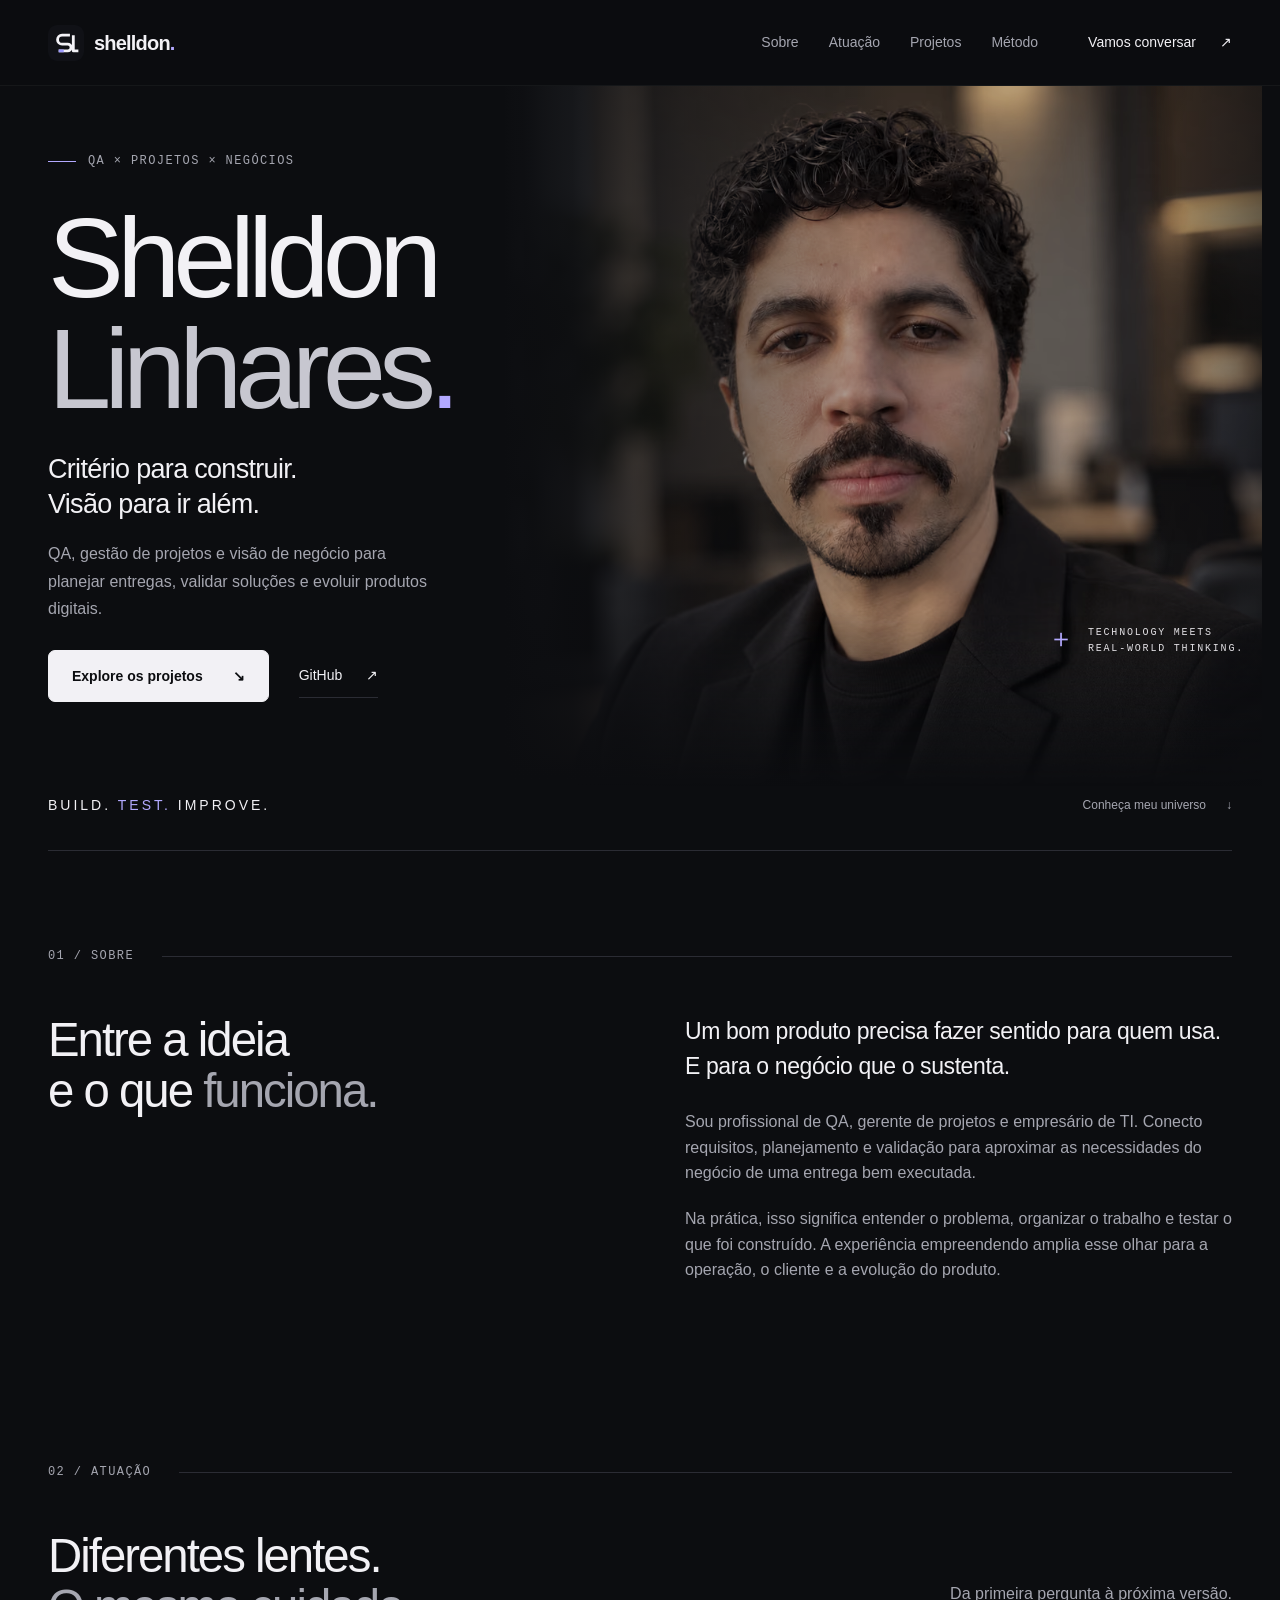
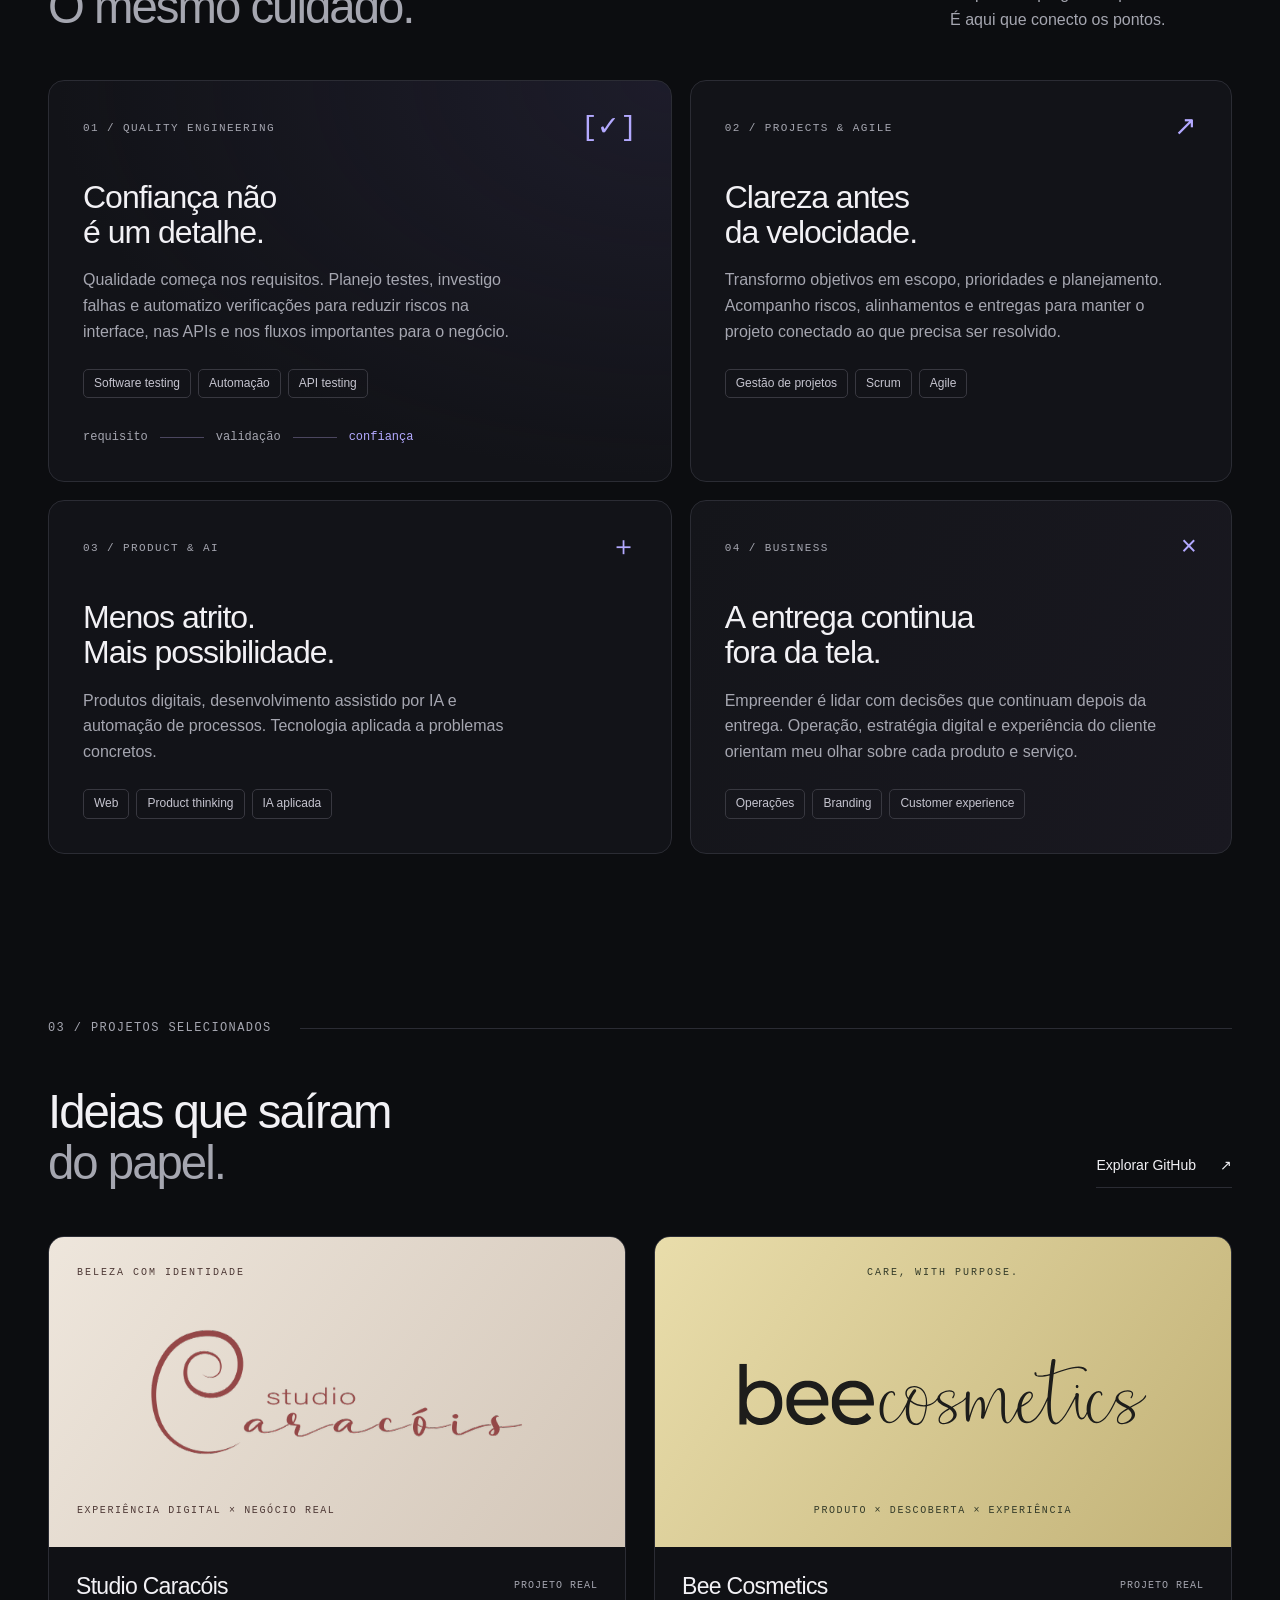
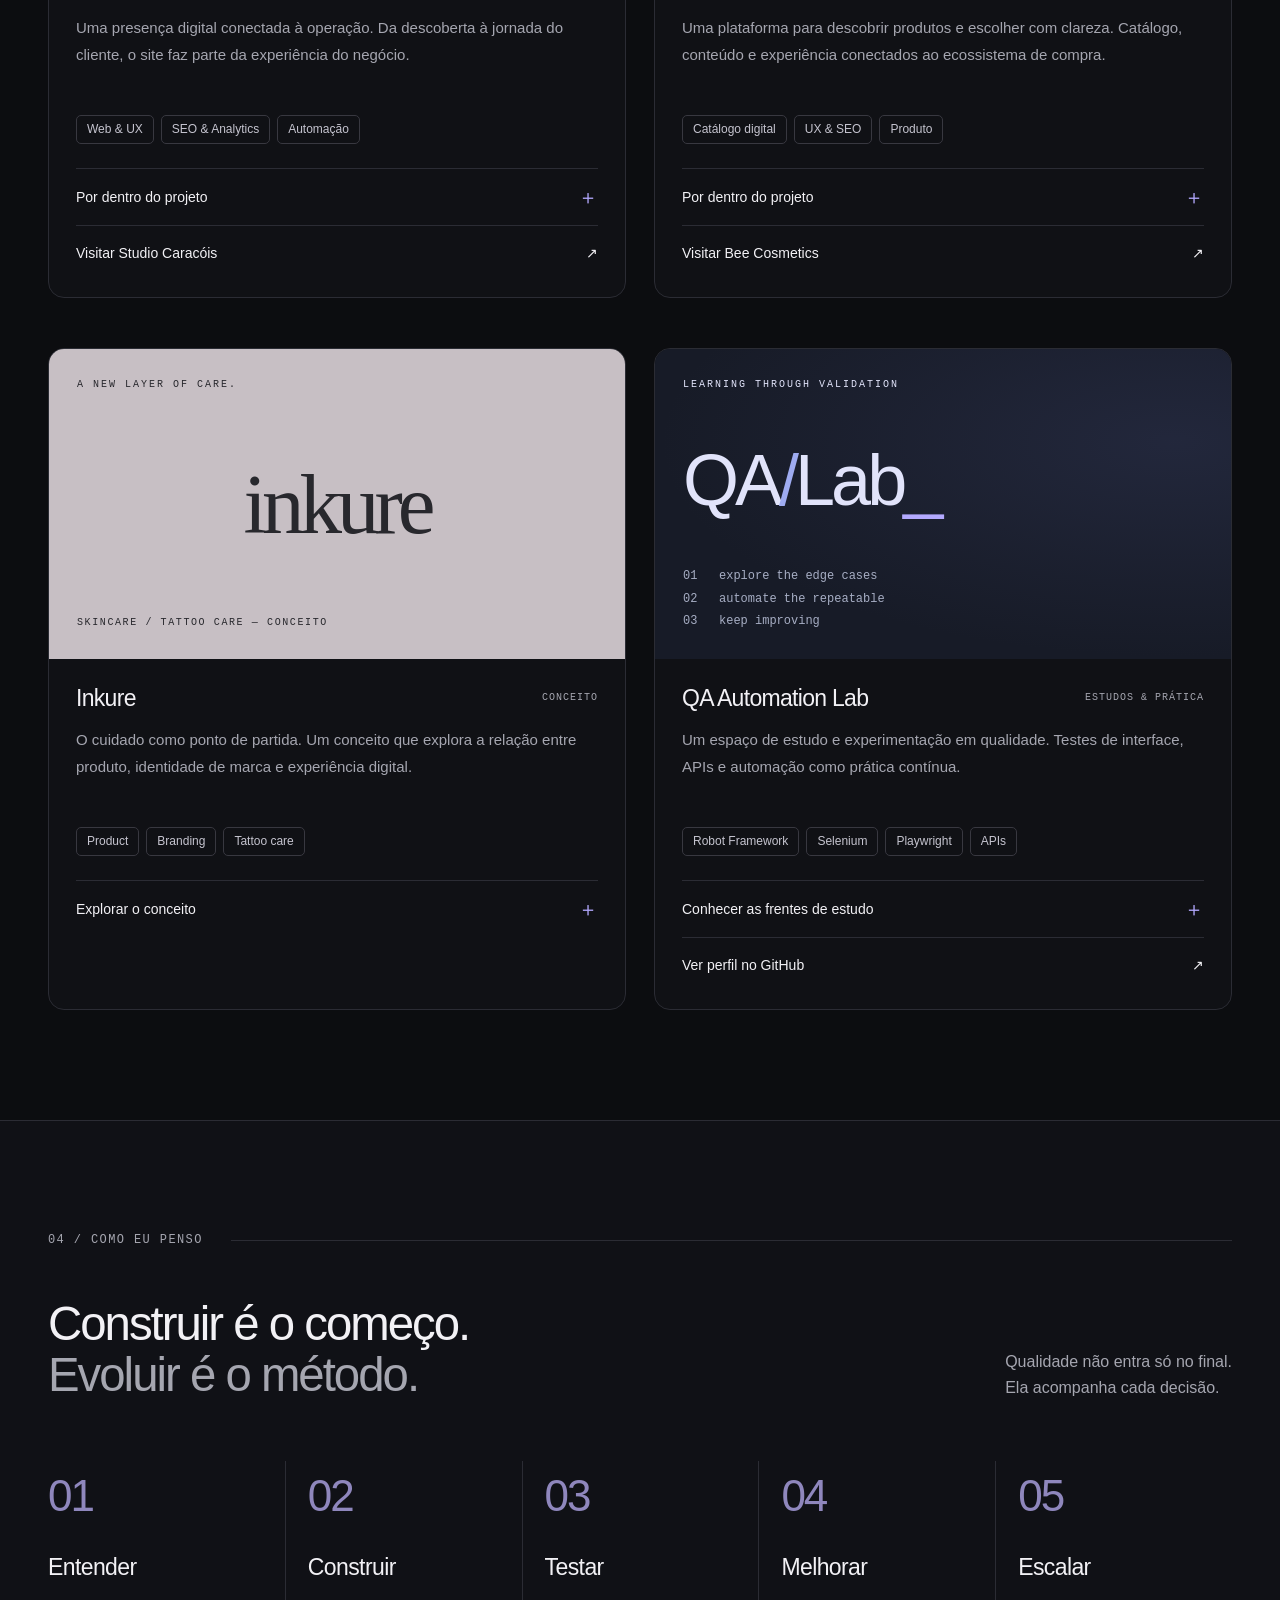
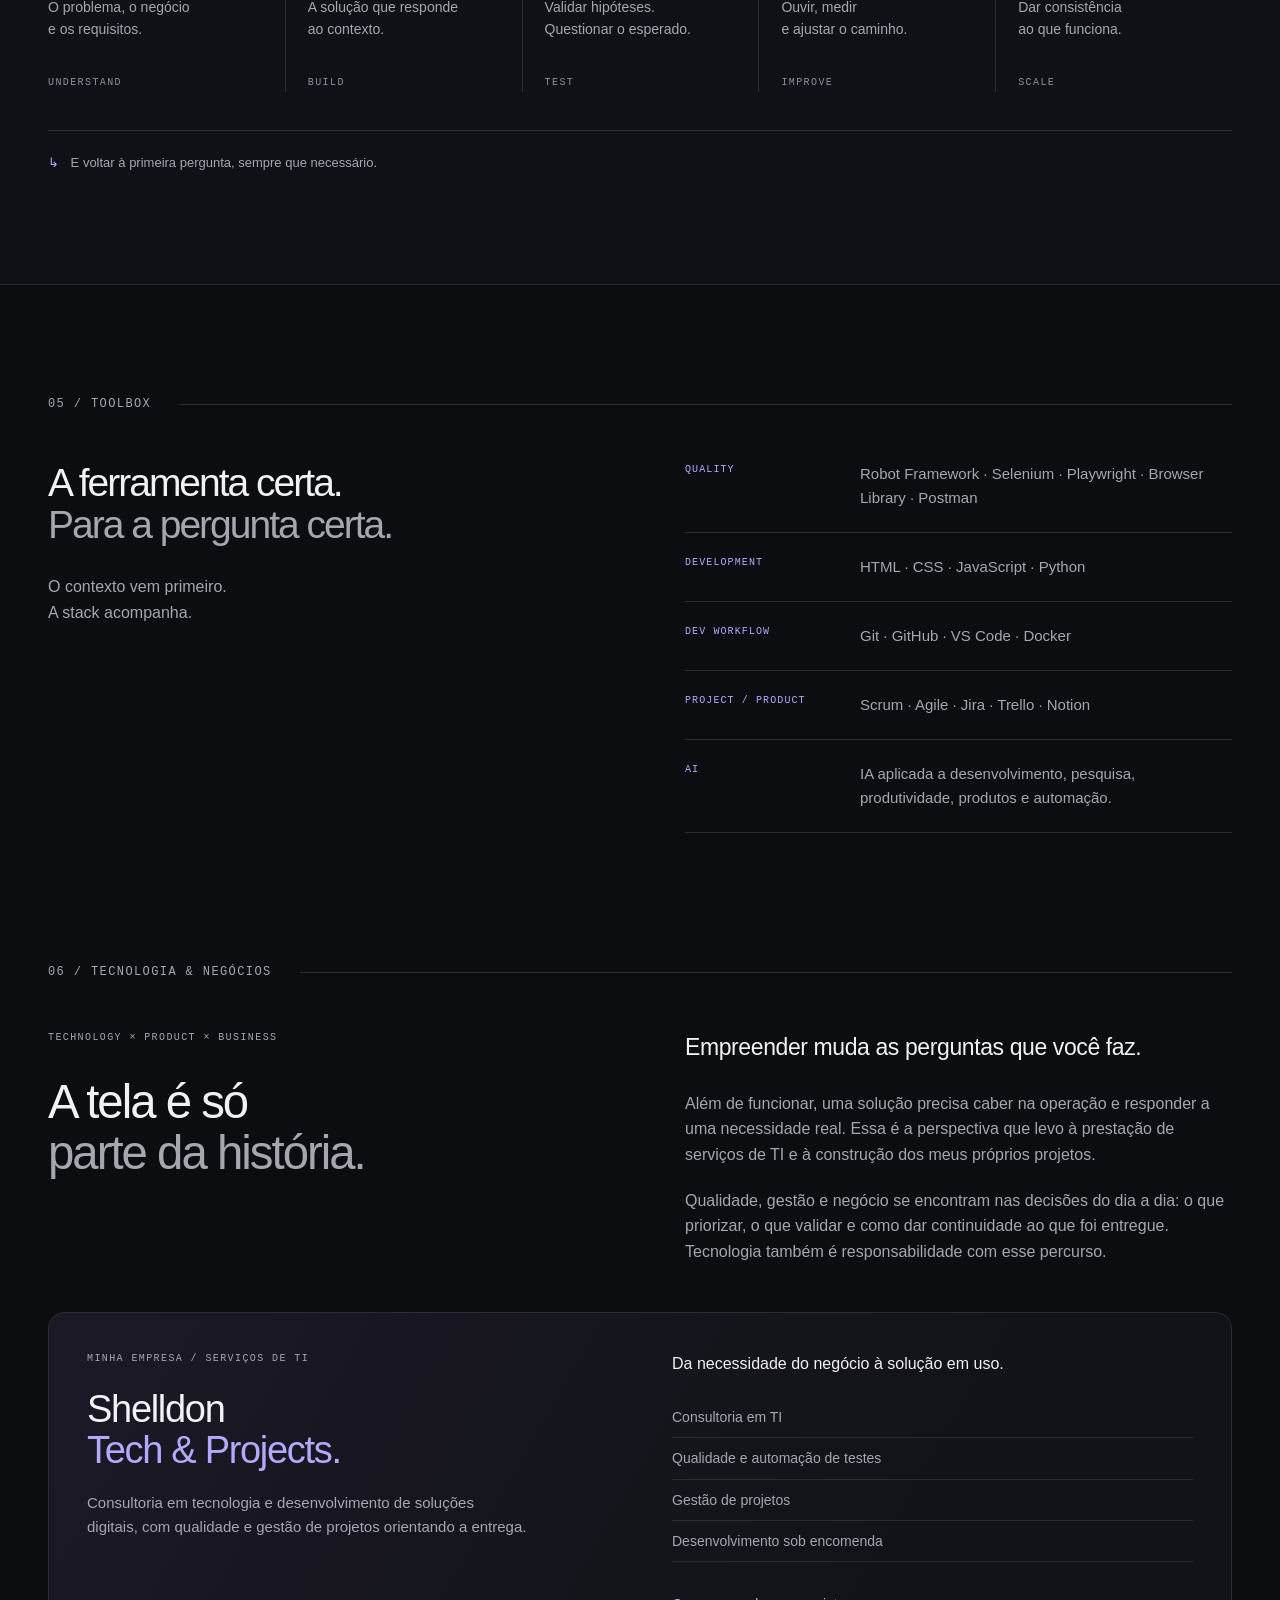
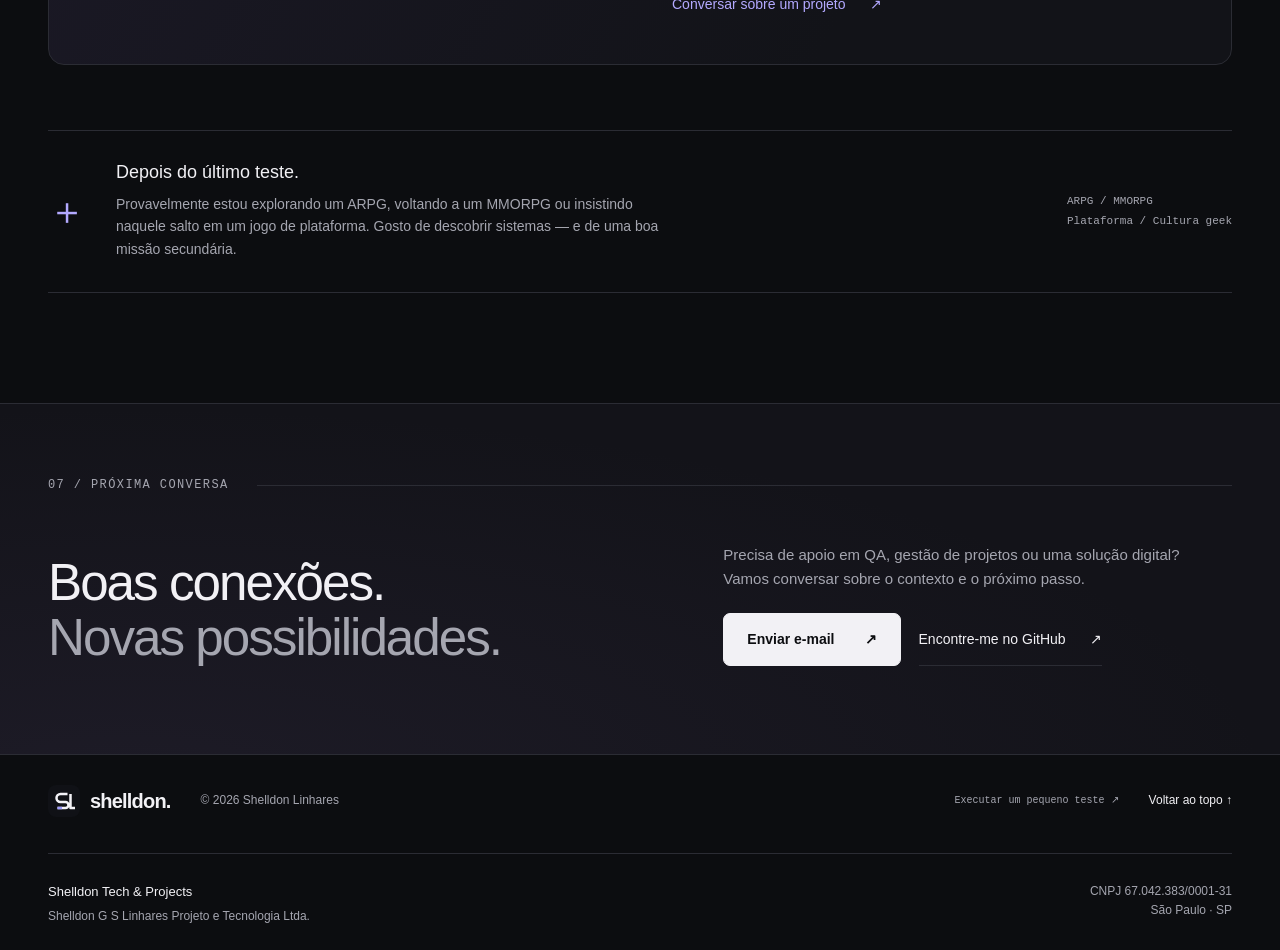
<file: index.html>
<!doctype html>
<html lang="pt-BR">
  <head>
    <meta charset="utf-8" />
    <meta name="viewport" content="width=device-width, initial-scale=1" />
    <meta name="theme-color" content="#0c0d10" />
    <title>Shelldon Linhares — QA, Gestão de Projetos e TI</title>
    <meta
      name="description"
      content="Shelldon Linhares: profissional de QA, gerente de projetos e empresário de TI. Qualidade, automação e soluções digitais com visão de produto e negócio."
    />
    <link rel="canonical" href="https://www.shelldon.com.br/" />
    <meta property="og:type" content="website" />
    <meta property="og:locale" content="pt_BR" />
    <meta property="og:site_name" content="Shelldon Linhares" />
    <meta
      property="og:title"
      content="Shelldon Linhares — Build. Test. Improve."
    />
    <meta
      property="og:description"
      content="QA, gestão de projetos e serviços de TI. Conheça minha atuação, meus projetos e a Shelldon Tech & Projects."
    />
    <meta property="og:url" content="https://www.shelldon.com.br/" />
    <meta
      property="og:image"
      content="https://www.shelldon.com.br/assets/images/og.jpg"
    />
    <meta property="og:image:width" content="1200" />
    <meta property="og:image:height" content="630" />
    <meta
      property="og:image:alt"
      content="Shelldon Linhares. Build. Test. Improve. Qualidade, tecnologia e produto."
    />
    <meta name="twitter:card" content="summary_large_image" />
    <meta
      name="twitter:title"
      content="Shelldon Linhares — Build. Test. Improve."
    />
    <meta
      name="twitter:description"
      content="QA, gestão de projetos e serviços de TI. Conheça minha atuação, meus projetos e a Shelldon Tech & Projects."
    />
    <meta
      name="twitter:image"
      content="https://www.shelldon.com.br/assets/images/og.jpg"
    />
    <meta
      name="twitter:image:alt"
      content="Shelldon Linhares. Build. Test. Improve."
    />
    <link rel="icon" type="image/svg+xml" href="/assets/icons/monogram.svg" />
    <link
      rel="icon"
      type="image/png"
      sizes="32x32"
      href="/assets/icons/favicon-32.png"
    />
    <link rel="apple-touch-icon" href="/assets/icons/apple-touch-icon.png" />
    <link rel="manifest" href="/site.webmanifest" />
    <script>
      document.documentElement.classList.add("js");
    </script>
    <link rel="stylesheet" href="/assets/css/styles.css?v=brand-logos-1" />
    <script src="/assets/js/config.js" defer></script>
    <script src="/assets/js/main.js" defer></script>
    <script type="application/ld+json">
      {
        "@context": "https://schema.org",
        "@graph": [
          {
            "@type": "Person",
            "@id": "https://www.shelldon.com.br/#person",
            "name": "Shelldon Linhares",
            "url": "https://www.shelldon.com.br/",
            "image": "https://www.shelldon.com.br/assets/images/portrait-960.jpg",
            "description": "Profissional de QA, gerente de projetos e empresário de TI.",
            "sameAs": ["https://github.com/shelldon-x"],
            "knowsAbout": [
              "Quality Engineering",
              "Test Automation",
              "Project Management",
              "Digital Products",
              "Entrepreneurship"
            ],
            "jobTitle": [
              "Profissional de QA",
              "Gerente de Projetos",
              "Empresário de TI"
            ],
            "worksFor": {
              "@id": "https://www.shelldon.com.br/#organization"
            }
          },
          {
            "@type": "WebSite",
            "@id": "https://www.shelldon.com.br/#website",
            "url": "https://www.shelldon.com.br/",
            "name": "Shelldon Linhares",
            "inLanguage": "pt-BR",
            "author": {
              "@id": "https://www.shelldon.com.br/#person"
            }
          },
          {
            "@type": "Organization",
            "@id": "https://www.shelldon.com.br/#organization",
            "name": "Shelldon Tech & Projects",
            "legalName": "SHELLDON G S LINHARES PROJETO E TECNOLOGIA LTDA",
            "url": "https://www.shelldon.com.br/#empresa",
            "taxID": "67.042.383/0001-31",
            "email": "contato@shelldon.com.br",
            "description": "Serviços de consultoria em tecnologia da informação e desenvolvimento de soluções digitais.",
            "address": {
              "@type": "PostalAddress",
              "addressLocality": "São Paulo",
              "addressRegion": "SP",
              "addressCountry": "BR"
            }
          }
        ]
      }
    </script>
  </head>
  <body>
    <a class="skip-link" href="#main">Pular para o conteúdo</a>
    <header class="header">
      <div class="container header-inner">
        <a class="brand" href="#inicio" aria-label="Shelldon Linhares — início"
          ><img
            src="/assets/icons/monogram.svg"
            alt=""
            width="36"
            height="36"
          /><span>shelldon<span class="brand-dot">.</span></span></a
        >
        <button
          class="menu-toggle"
          aria-controls="navigation"
          aria-expanded="false"
          hidden
        >
          Menu <span aria-hidden="true">＋</span>
        </button>
        <nav id="navigation" aria-label="Navegação principal">
          <a href="#sobre">Sobre</a><a href="#atuacao">Atuação</a
          ><a href="#projetos">Projetos</a><a href="#metodo">Método</a
          ><a class="nav-contact" href="#contato"
            >Vamos conversar <span aria-hidden="true">↗</span></a
          >
        </nav>
      </div>
    </header>
    <main id="main" tabindex="-1">
      <section class="hero container" id="inicio" aria-labelledby="hero-title">
        <div class="hero-content">
          <p class="eyebrow">
            <span class="small-line"></span> QA × PROJETOS × NEGÓCIOS
          </p>
          <h1 id="hero-title">
            Shelldon<br /><span>Linhares<span class="accent">.</span></span>
          </h1>
          <p class="hero-lead">
            Critério para construir.<br />Visão para ir além.
          </p>
          <p class="hero-description">
            QA, gestão de projetos e visão de negócio para planejar entregas,
            validar soluções e evoluir produtos digitais.
          </p>
          <div class="hero-actions">
            <a class="button primary" href="#projetos"
              >Explore os projetos <span aria-hidden="true">↘</span></a
            ><a
              class="text-link"
              href="https://github.com/shelldon-x"
              target="_blank"
              rel="noopener noreferrer"
              >GitHub <span aria-hidden="true">↗</span></a
            >
          </div>
        </div>
        <div class="hero-portrait">
          <picture
            ><source
              type="image/avif"
              srcset="
                /assets/images/portrait-480.avif 480w,
                /assets/images/portrait-960.avif 960w
              "
              sizes="(max-width: 700px) 100vw, 55vw" />
            <source
              type="image/webp"
              srcset="
                /assets/images/portrait-480.webp 480w,
                /assets/images/portrait-960.webp 960w
              "
              sizes="(max-width: 700px) 100vw, 55vw" />
            <img
              src="/assets/images/portrait-960.jpg"
              alt="Retrato de Shelldon Linhares, com cabelo cacheado e blazer preto."
              width="1254"
              height="1254"
              fetchpriority="high"
          /></picture>
          <div class="portrait-caption">
            <span class="caption-cross" aria-hidden="true">＋</span
            ><span>TECHNOLOGY MEETS<br />REAL-WORLD THINKING.</span>
          </div>
        </div>
        <div class="hero-bottom">
          <p>BUILD. <span>TEST.</span> IMPROVE.</p>
          <a href="#sobre"
            >Conheça meu universo <span aria-hidden="true">↓</span></a
          >
        </div>
      </section>
      <section
        class="section container about"
        id="sobre"
        aria-labelledby="about-title"
      >
        <div class="section-label">
          <span>01 / SOBRE</span><span class="section-rule"></span>
        </div>
        <div class="about-grid">
          <h2 id="about-title">
            Entre a ideia<br />e o que <em>funciona.</em>
          </h2>
          <div>
            <p class="large-copy">
              Um bom produto precisa fazer sentido para quem usa. E para o
              negócio que o sustenta.
            </p>
            <p>
              Sou profissional de QA, gerente de projetos e empresário de TI.
              Conecto requisitos, planejamento e validação para aproximar as
              necessidades do negócio de uma entrega bem executada.
            </p>
            <p>
              Na prática, isso significa entender o problema, organizar o
              trabalho e testar o que foi construído. A experiência empreendendo
              amplia esse olhar para a operação, o cliente e a evolução do
              produto.
            </p>
          </div>
        </div>
      </section>
      <section
        class="section container"
        id="atuacao"
        aria-labelledby="expertise-title"
      >
        <div class="section-label">
          <span>02 / ATUAÇÃO</span><span class="section-rule"></span>
        </div>
        <div class="section-heading">
          <h2 id="expertise-title">
            Diferentes lentes.<br /><em>O mesmo cuidado.</em>
          </h2>
          <p>
            Da primeira pergunta à próxima versão.<br />É aqui que conecto os
            pontos.
          </p>
        </div>
        <div class="expertise-grid">
          <article class="expertise quality">
            <div class="card-top">
              <span class="mono">01 / QUALITY ENGINEERING</span
              ><span class="card-symbol" aria-hidden="true">[✓]</span>
            </div>
            <h3>Confiança não<br />é um detalhe.</h3>
            <p>
              Qualidade começa nos requisitos. Planejo testes, investigo falhas
              e automatizo verificações para reduzir riscos na interface, nas
              APIs e nos fluxos importantes para o negócio.
            </p>
            <div class="tags">
              <span>Software testing</span><span>Automação</span
              ><span>API testing</span>
            </div>
            <div class="quality-trace" aria-hidden="true">
              <span>requisito</span><i></i><span>validação</span><i></i
              ><span class="accent">confiança</span>
            </div>
          </article>
          <article class="expertise">
            <div class="card-top">
              <span class="mono">02 / PROJECTS & AGILE</span
              ><span class="card-symbol" aria-hidden="true">↗</span>
            </div>
            <h3>Clareza antes<br />da velocidade.</h3>
            <p>
              Transformo objetivos em escopo, prioridades e planejamento.
              Acompanho riscos, alinhamentos e entregas para manter o projeto
              conectado ao que precisa ser resolvido.
            </p>
            <div class="tags">
              <span>Gestão de projetos</span><span>Scrum</span
              ><span>Agile</span>
            </div>
          </article>
          <article class="expertise">
            <div class="card-top">
              <span class="mono">03 / PRODUCT & AI</span
              ><span class="card-symbol" aria-hidden="true">＋</span>
            </div>
            <h3>Menos atrito.<br />Mais possibilidade.</h3>
            <p>
              Produtos digitais, desenvolvimento assistido por IA e automação de
              processos. Tecnologia aplicada a problemas concretos.
            </p>
            <div class="tags">
              <span>Web</span><span>Product thinking</span
              ><span>IA aplicada</span>
            </div>
          </article>
          <article class="expertise business-card">
            <div class="card-top">
              <span class="mono">04 / BUSINESS</span
              ><span class="card-symbol" aria-hidden="true">×</span>
            </div>
            <h3>A entrega continua<br />fora da tela.</h3>
            <p>
              Empreender é lidar com decisões que continuam depois da entrega.
              Operação, estratégia digital e experiência do cliente orientam meu
              olhar sobre cada produto e serviço.
            </p>
            <div class="tags">
              <span>Operações</span><span>Branding</span
              ><span>Customer experience</span>
            </div>
          </article>
        </div>
      </section>
      <section
        class="section container projects"
        id="projetos"
        aria-labelledby="projects-title"
      >
        <div class="section-label">
          <span>03 / PROJETOS SELECIONADOS</span
          ><span class="section-rule"></span>
        </div>
        <div class="section-heading">
          <h2 id="projects-title">Ideias que saíram<br /><em>do papel.</em></h2>
          <a
            class="text-link"
            href="https://github.com/shelldon-x"
            target="_blank"
            rel="noopener noreferrer"
            >Explorar GitHub <span aria-hidden="true">↗</span></a
          >
        </div>
        <div class="project-grid">
          <!-- PROJECT: copie um article inteiro para adicionar outro projeto. Conteúdo estático mantém SEO e funciona sem JavaScript. -->
          <article class="project" id="studio-caracois">
            <div class="project-art caracois-art">
              <div class="project-cover">
                <span class="mono">BELEZA COM IDENTIDADE</span
                ><img class="project-logo caracois-logo" src="/assets/images/caracois.svg" alt="Studio Caracóis" width="180" height="60" loading="lazy" decoding="async" /><span class="cover-bottom"
                  >EXPERIÊNCIA DIGITAL × NEGÓCIO REAL</span
                >
              </div>
            </div>
            <div class="project-body">
              <div class="project-title">
                <h3>Studio Caracóis</h3>
                <span class="project-state">PROJETO REAL</span>
              </div>
              <p>
                Uma presença digital conectada à operação. Da descoberta à
                jornada do cliente, o site faz parte da experiência do negócio.
              </p>
              <div class="tags">
                <span>Web & UX</span><span>SEO & Analytics</span
                ><span>Automação</span>
              </div>
              <details>
                <summary>
                  Por dentro do projeto <span aria-hidden="true">＋</span>
                </summary>
                <div class="case-detail">
                  <p>
                    <strong>Contexto.</strong> Produto digital ligado a uma
                    operação real, reunindo presença de marca e jornada do
                    cliente.
                  </p>
                  <p>
                    <strong>Frentes do case.</strong> Experiência web,
                    descoberta orgânica, leitura de métricas e oportunidades de
                    automação na relação entre o digital e o negócio.
                  </p>
                </div>
              </details>
              <a
                class="project-link"
                href="https://www.caracois.com.br"
                target="_blank"
                rel="noopener noreferrer"
                >Visitar Studio Caracóis <span aria-hidden="true">↗</span></a
              >
            </div>
          </article>
          <article class="project" id="bee-cosmetics">
            <div class="project-art bee-art">
              <div class="project-cover">
                <span class="mono">CARE, WITH PURPOSE.</span
                ><img class="project-logo bee-logo" src="/assets/images/beecosmetics.svg" alt="Bee Cosmetics" width="610" height="100" loading="lazy" decoding="async" /><span class="cover-bottom"
                  >PRODUTO × DESCOBERTA × EXPERIÊNCIA</span
                >
              </div>
            </div>
            <div class="project-body">
              <div class="project-title">
                <h3>Bee Cosmetics</h3>
                <span class="project-state">PROJETO REAL</span>
              </div>
              <p>
                Uma plataforma para descobrir produtos e escolher com clareza.
                Catálogo, conteúdo e experiência conectados ao ecossistema de
                compra.
              </p>
              <div class="tags">
                <span>Catálogo digital</span><span>UX & SEO</span
                ><span>Produto</span>
              </div>
              <details>
                <summary>
                  Por dentro do projeto <span aria-hidden="true">＋</span>
                </summary>
                <div class="case-detail">
                  <p>
                    <strong>Contexto.</strong> Uma vitrine digital para produtos
                    de cuidado capilar, com navegação por necessidades e
                    orientação de uso.
                  </p>
                  <p>
                    <strong>Frentes do case.</strong> Organização do catálogo,
                    experiência de descoberta e conexão com canais externos de
                    compra.
                  </p>
                </div>
              </details>
              <a
                class="project-link"
                href="https://beecosmetics.store"
                target="_blank"
                rel="noopener noreferrer"
                >Visitar Bee Cosmetics <span aria-hidden="true">↗</span></a
              >
            </div>
          </article>
          <article class="project" id="inkure">
            <div class="project-art inkure-art">
              <div class="project-cover">
                <span class="mono">A NEW LAYER OF CARE.</span
                ><strong>inkure</strong
                ><span class="cover-bottom"
                  >SKINCARE / TATTOO CARE — CONCEITO</span
                >
              </div>
            </div>
            <div class="project-body">
              <div class="project-title">
                <h3>Inkure</h3>
                <span class="project-state">CONCEITO</span>
              </div>
              <p>
                O cuidado como ponto de partida. Um conceito que explora a
                relação entre produto, identidade de marca e experiência
                digital.
              </p>
              <div class="tags">
                <span>Product</span><span>Branding</span
                ><span>Tattoo care</span>
              </div>
              <details>
                <summary>
                  Explorar o conceito <span aria-hidden="true">＋</span>
                </summary>
                <div class="case-detail">
                  <p>
                    <strong>Território.</strong> Skincare e tattoo care como
                    ponto de encontro entre cuidado, expressão e identidade.
                  </p>
                  <p>
                    <strong>Exploração.</strong> Posicionamento, linguagem de
                    marca e experiência digital de produto. Um conceito em
                    exploração, do posicionamento à experiência de uso.
                  </p>
                </div>
              </details>
            </div>
          </article>
          <article class="project" id="qa-lab">
            <div class="project-art qa-art">
              <div class="project-cover">
                <span class="mono">LEARNING THROUGH VALIDATION</span
                ><strong
                  >QA<span class="qa-slash">/</span>Lab<span class="lab-cursor"
                    >_</span
                  ></strong
                >
                <div class="lab-lines" aria-hidden="true">
                  <span>01 &nbsp; explore the edge cases</span
                  ><span>02 &nbsp; automate the repeatable</span
                  ><span>03 &nbsp; keep improving</span>
                </div>
              </div>
            </div>
            <div class="project-body">
              <div class="project-title">
                <h3>QA Automation Lab</h3>
                <span class="project-state">ESTUDOS & PRÁTICA</span>
              </div>
              <p>
                Um espaço de estudo e experimentação em qualidade. Testes de
                interface, APIs e automação como prática contínua.
              </p>
              <div class="tags">
                <span>Robot Framework</span><span>Selenium</span
                ><span>Playwright</span><span>APIs</span>
              </div>
              <details>
                <summary>
                  Conhecer as frentes de estudo
                  <span aria-hidden="true">＋</span>
                </summary>
                <div class="case-detail">
                  <p>
                    <strong>Foco.</strong> Explorar cenários de teste, validar
                    comportamentos e automatizar verificações repetíveis.
                  </p>
                  <p>
                    <strong>Prática.</strong> Robot Framework, Selenium,
                    Playwright e testes de API. Consulte o perfil no GitHub para
                    os repositórios públicos disponíveis.
                  </p>
                </div>
              </details>
              <a
                class="project-link"
                href="https://github.com/shelldon-x"
                target="_blank"
                rel="noopener noreferrer"
                >Ver perfil no GitHub <span aria-hidden="true">↗</span></a
              >
            </div>
          </article>
        </div>
      </section>
      <section
        class="section method-section"
        id="metodo"
        aria-labelledby="method-title"
      >
        <div class="container">
          <div class="section-label">
            <span>04 / COMO EU PENSO</span><span class="section-rule"></span>
          </div>
          <div class="section-heading">
            <h2 id="method-title">
              Construir é o começo.<br /><em>Evoluir é o método.</em>
            </h2>
            <p>
              Qualidade não entra só no final.<br />Ela acompanha cada decisão.
            </p>
          </div>
          <ol class="method">
            <li>
              <span class="step-number">01</span>
              <h3>Entender</h3>
              <p>O problema, o negócio<br />e os requisitos.</p>
              <span class="mono">UNDERSTAND</span>
            </li>
            <li>
              <span class="step-number">02</span>
              <h3>Construir</h3>
              <p>A solução que responde<br />ao contexto.</p>
              <span class="mono">BUILD</span>
            </li>
            <li>
              <span class="step-number">03</span>
              <h3>Testar</h3>
              <p>Validar hipóteses.<br />Questionar o esperado.</p>
              <span class="mono">TEST</span>
            </li>
            <li>
              <span class="step-number">04</span>
              <h3>Melhorar</h3>
              <p>Ouvir, medir<br />e ajustar o caminho.</p>
              <span class="mono">IMPROVE</span>
            </li>
            <li>
              <span class="step-number">05</span>
              <h3>Escalar</h3>
              <p>Dar consistência<br />ao que funciona.</p>
              <span class="mono">SCALE</span>
            </li>
          </ol>
          <p class="method-note">
            <span aria-hidden="true">↳</span> E voltar à primeira pergunta,
            sempre que necessário.
          </p>
        </div>
      </section>
      <section
        class="section container toolbox"
        aria-labelledby="toolbox-title"
      >
        <div class="section-label">
          <span>05 / TOOLBOX</span><span class="section-rule"></span>
        </div>
        <div class="toolbox-grid">
          <div>
            <h2 id="toolbox-title">
              A ferramenta certa.<br /><em>Para a pergunta certa.</em>
            </h2>
            <p>O contexto vem primeiro.<br />A stack acompanha.</p>
          </div>
          <dl class="tool-list">
            <div>
              <dt>QUALITY</dt>
              <dd>
                Robot Framework · Selenium · Playwright · Browser Library ·
                Postman
              </dd>
            </div>
            <div>
              <dt>DEVELOPMENT</dt>
              <dd>HTML · CSS · JavaScript · Python</dd>
            </div>
            <div>
              <dt>DEV WORKFLOW</dt>
              <dd>Git · GitHub · VS Code · Docker</dd>
            </div>
            <div>
              <dt>PROJECT / PRODUCT</dt>
              <dd>Scrum · Agile · Jira · Trello · Notion</dd>
            </div>
            <div>
              <dt>AI</dt>
              <dd>
                IA aplicada a desenvolvimento, pesquisa, produtividade, produtos
                e automação.
              </dd>
            </div>
          </dl>
        </div>
      </section>
      <section
        class="section container founder"
        id="empresa"
        aria-labelledby="founder-title"
      >
        <div class="section-label">
          <span>06 / TECNOLOGIA & NEGÓCIOS</span
          ><span class="section-rule"></span>
        </div>
        <div class="founder-grid">
          <div>
            <p class="eyebrow">TECHNOLOGY × PRODUCT × BUSINESS</p>
            <h2 id="founder-title">
              A tela é só<br /><em>parte da história.</em>
            </h2>
          </div>
          <div>
            <p class="large-copy">Empreender muda as perguntas que você faz.</p>
            <p>
              Além de funcionar, uma solução precisa caber na operação e
              responder a uma necessidade real. Essa é a perspectiva que levo à
              prestação de serviços de TI e à construção dos meus próprios
              projetos.
            </p>
            <p>
              Qualidade, gestão e negócio se encontram nas decisões do dia a
              dia: o que priorizar, o que validar e como dar continuidade ao que
              foi entregue. Tecnologia também é responsabilidade com esse
              percurso.
            </p>
          </div>
        </div>
        <article class="company-panel" aria-labelledby="company-title">
          <div class="company-intro">
            <p class="eyebrow">MINHA EMPRESA / SERVIÇOS DE TI</p>
            <h3 id="company-title">
              Shelldon<br /><span>Tech & Projects.</span>
            </h3>
            <p>
              Consultoria em tecnologia e desenvolvimento de soluções digitais,
              com qualidade e gestão de projetos orientando a entrega.
            </p>
          </div>
          <div class="company-services">
            <p class="company-note">
              Da necessidade do negócio à solução em uso.
            </p>
            <ul>
              <li>Consultoria em TI</li>
              <li>Qualidade e automação de testes</li>
              <li>Gestão de projetos</li>
              <li>Desenvolvimento sob encomenda</li>
            </ul>
            <a class="text-link" data-profile="EMAIL" hidden
              >Conversar sobre um projeto <span aria-hidden="true">↗</span></a
            >
          </div>
        </article>
        <aside class="human">
          <span class="human-symbol" aria-hidden="true">＋</span>
          <div>
            <h3>Depois do último teste.</h3>
            <p>
              Provavelmente estou explorando um ARPG, voltando a um MMORPG ou
              insistindo naquele salto em um jogo de plataforma. Gosto de
              descobrir sistemas — e de uma boa missão secundária.
            </p>
          </div>
          <span class="human-tags"
            >ARPG / MMORPG<br />Plataforma / Cultura geek</span
          >
        </aside>
      </section>
      <section
        class="contact-section"
        id="contato"
        aria-labelledby="contact-title"
      >
        <div class="container">
          <div class="section-label">
            <span>07 / PRÓXIMA CONVERSA</span><span class="section-rule"></span>
          </div>
          <div class="contact-grid">
            <h2 id="contact-title">
              Boas conexões.<br /><em>Novas possibilidades.</em>
            </h2>
            <div>
              <p>
                Precisa de apoio em QA, gestão de projetos ou uma solução
                digital?<br />
                Vamos conversar sobre o contexto e o próximo passo.
              </p>
              <div class="contact-links">
                <a class="button primary" data-profile="LINKEDIN_URL" hidden
                  >Conversar no LinkedIn <span aria-hidden="true">↗</span></a
                ><a class="button primary" data-profile="EMAIL" hidden
                  >Enviar e-mail <span aria-hidden="true">↗</span></a
                ><a class="text-link" data-profile="WHATSAPP_URL" hidden
                  >WhatsApp <span aria-hidden="true">↗</span></a
                ><a
                  class="text-link"
                  href="https://github.com/shelldon-x"
                  target="_blank"
                  rel="noopener noreferrer"
                  >Encontre-me no GitHub <span aria-hidden="true">↗</span></a
                >
              </div>
            </div>
          </div>
        </div>
      </section>
    </main>
    <footer class="container footer">
      <a
        class="brand"
        href="#inicio"
        aria-label="Shelldon Linhares — voltar ao início"
        ><img
          src="/assets/icons/monogram.svg"
          alt=""
          width="32"
          height="32"
        /><span>shelldon.</span></a
      >
      <p>© <span id="year">2026</span> Shelldon Linhares</p>
      <button
        class="easter-egg"
        id="quality-check"
        hidden
        aria-describedby="quality-result"
      >
        Executar um pequeno teste <span aria-hidden="true">↗</span></button
      ><span id="quality-result" class="sr-only" role="status"></span
      ><a class="back-top" href="#inicio">Voltar ao topo ↑</a>
      <div class="company-legal">
        <div>
          <strong>Shelldon Tech & Projects</strong>
          <p>Shelldon G S Linhares Projeto e Tecnologia Ltda.</p>
        </div>
        <p>CNPJ <span>67.042.383/0001-31</span><br />São Paulo · SP</p>
      </div>
    </footer>
    <div
      class="analytics-consent"
      id="analytics-consent"
      hidden
      role="region"
      aria-label="Preferência de analytics"
    >
      <p>
        Posso usar analytics para entender a navegação e melhorar este site?
      </p>
      <button id="accept-analytics" class="button primary">Permitir</button
      ><button id="decline-analytics" class="button">Recusar</button>
    </div>
    <button id="analytics-settings" class="privacy-settings" hidden>
      Preferências de analytics
    </button>
  </body>
</html>
</file>
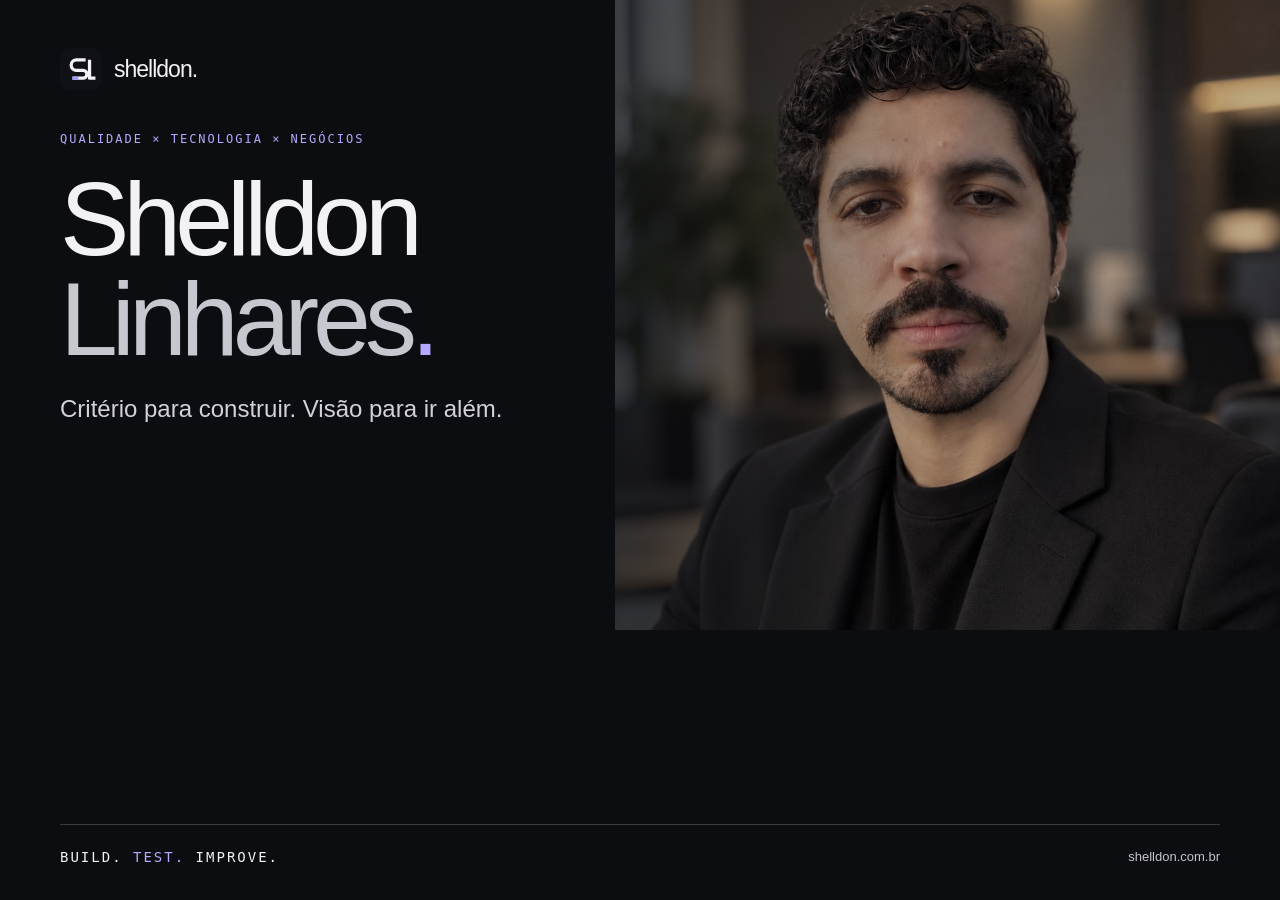
<file: tools/social-card.html>
<!doctype html>
<html lang="pt-BR">
  <meta charset="utf-8" /><meta name="robots" content="noindex" /><title>
    Shelldon — fonte do cartão social</title
  ><style>
    * {
      box-sizing: border-box;
    }
    body {
      margin: 0;
      background: #0c0d10;
      color: #f2f1f5;
      font-family: Arial, sans-serif;
      width: 1200px;
      height: 630px;
      overflow: hidden;
    }
    .photo {
      position: absolute;
      right: 0;
      top: 0;
      width: 665px;
      height: 630px;
      object-fit: cover;
      filter: saturate(0.65) brightness(0.78);
    }
    .mask {
      position: absolute;
      inset: 0;
      background:
        linear-gradient(90deg, #0c0d10 35%, #0c0d10d0 45%, transparent 73%),
        linear-gradient(0deg, #0c0d10, transparent 28%);
    }
    .content {
      position: relative;
      padding: 48px 60px;
    }
    .brand {
      display: flex;
      align-items: center;
      gap: 12px;
      font-size: 23px;
      letter-spacing: -1px;
    }
    .brand img {
      width: 42px;
      height: 42px;
    }
    .eyebrow {
      font:
        12px Consolas,
        monospace;
      letter-spacing: 2px;
      color: #b3a9ff;
      margin-top: 42px;
    }
    h1 {
      font-size: 104px;
      line-height: 0.96;
      font-weight: 500;
      letter-spacing: -6px;
      margin: 24px 0;
    }
    h1 span {
      color: #c7c7d0;
    }
    h1 b {
      font-weight: 500;
      color: #b3a9ff;
    }
    .tag {
      font-size: 24px;
      margin: 25px 0;
      color: #d2d1dc;
    }
    .bottom {
      position: absolute;
      left: 60px;
      right: 60px;
      bottom: 35px;
      display: flex;
      justify-content: space-between;
      border-top: 1px solid #ffffff30;
      padding-top: 24px;
      font:
        14px Consolas,
        monospace;
      letter-spacing: 2px;
    }
    .bottom span {
      color: #b3a9ff;
    }
    .domain {
      font:
        13px Arial,
        sans-serif;
      letter-spacing: 0;
      color: #c6c5cd;
    }</style
  ><img class="photo" src="../assets/images/portrait-960.jpg" alt="" />
  <div class="mask"></div>
  <div class="content">
    <div class="brand">
      <img src="../assets/icons/monogram.svg" alt="" />shelldon.
    </div>
    <p class="eyebrow">QUALIDADE × TECNOLOGIA × NEGÓCIOS</p>
    <h1>
      Shelldon<br /><span>Linhares<b>.</b></span>
    </h1>
    <p class="tag">Critério para construir. Visão para ir além.</p>
  </div>
  <div class="bottom">
    <div>BUILD. <span>TEST.</span> IMPROVE.</div>
    <div class="domain">shelldon.com.br</div>
  </div>
</html>
</file>
<file: assets/css/styles.css>
/* Shelldon Linhares — editorial dark / design tokens */
:root {
  color-scheme: dark;
  --bg: #0c0d10;
  --surface: #121318;
  --surface-raised: #18191f;
  --text: #f2f1f5;
  --muted: #a5a6b0;
  --line: #2b2c34;
  --accent: #b3a9ff;
  --blue: #b7caff;
  --max: 1240px;
  --radius: 16px;
  --header: 86px;
}
* {
  box-sizing: border-box;
}
html {
  scroll-behavior: smooth;
  scroll-padding-top: calc(var(--header) + 24px);
}
body {
  margin: 0;
  background: var(--bg);
  color: var(--text);
  font-family: Arial, Helvetica, sans-serif;
  font-size: 16px;
  line-height: 1.6;
  -webkit-font-smoothing: antialiased;
}
button,
a {
  -webkit-tap-highlight-color: transparent;
}
a {
  color: inherit;
  text-decoration: none;
}
button {
  font: inherit;
  color: inherit;
  cursor: pointer;
}
button:disabled {
  cursor: default;
}
img {
  max-width: 100%;
  display: block;
}
h1,
h2,
h3,
p {
  margin: 0;
}
h1,
h2,
h3 {
  font-weight: 500;
  line-height: 1.08;
}
p + p {
  margin-top: 20px;
}
button,
a,
summary {
  touch-action: manipulation;
}
a:focus-visible,
button:focus-visible,
summary:focus-visible {
  outline: 2px solid var(--accent);
  outline-offset: 6px;
  border-radius: 4px;
}
::selection {
  background: #aba0f5;
  color: #0c0d10;
}
[hidden] {
  display: none !important;
}
.container {
  width: min(var(--max), calc(100% - 96px));
  margin-inline: auto;
}
.section {
  padding-block: 110px;
}
.accent {
  color: var(--accent);
}
.mono,
.eyebrow,
.section-label,
.cover-bottom {
  font-family: Consolas, "Courier New", monospace;
  font-size: 12px;
  font-weight: 400;
  letter-spacing: 1.4px;
}
.eyebrow {
  color: var(--muted);
  display: flex;
  align-items: center;
  gap: 12px;
}
.small-line {
  display: inline-block;
  background: var(--accent);
  width: 28px;
  height: 1px;
  flex: none;
}
.section-label {
  display: flex;
  align-items: center;
  gap: 28px;
  color: var(--muted);
  margin-bottom: 48px;
}
.section-rule {
  height: 1px;
  background: var(--line);
  flex: 1;
}
.section-heading {
  display: flex;
  align-items: end;
  justify-content: space-between;
  gap: 40px;
  margin-bottom: 48px;
}
.section-heading > p {
  color: var(--muted);
  font-size: 16px;
}
h2 {
  font-size: clamp(34px, 3.7vw, 52px);
  letter-spacing: -2px;
}
h2 em {
  font-style: normal;
  color: var(--muted);
}
.text-link {
  display: inline-flex;
  align-items: center;
  justify-content: space-between;
  gap: 24px;
  font-size: 14px;
  min-height: 44px;
  border-bottom: 1px solid var(--line);
  transition:
    border-color 0.2s,
    color 0.2s;
}
.text-link:hover {
  color: var(--accent);
  border-color: var(--accent);
}
.button {
  display: inline-flex;
  align-items: center;
  justify-content: center;
  gap: 30px;
  padding: 14px 23px;
  min-height: 50px;
  border-radius: 7px;
  background: transparent;
  border: 1px solid var(--line);
  font-size: 14px;
  font-weight: 600;
  transition:
    background 0.2s,
    transform 0.2s;
}
.button:hover {
  transform: translateY(-2px);
}
.primary {
  background: var(--text);
  color: var(--bg);
  border-color: var(--text);
}
.primary:hover {
  background: var(--blue);
  border-color: var(--blue);
}
.skip-link {
  position: fixed;
  top: -100px;
  left: 20px;
  z-index: 100;
  padding: 12px 20px;
  background: var(--text);
  color: var(--bg);
}
.skip-link:focus {
  top: 12px;
}
.sr-only {
  position: absolute;
  width: 1px;
  height: 1px;
  overflow: hidden;
  clip-path: inset(50%);
  white-space: nowrap;
}
/* Navigation */
.menu-toggle {
  display: none;
}
.easter-egg {
  max-width: 100%;
  overflow-wrap: anywhere;
  text-align: left;
}
.header {
  height: var(--header);
  position: sticky;
  top: 0;
  z-index: 20;
  background: #0c0d10e8;
  backdrop-filter: blur(18px);
  border-bottom: 1px solid #ffffff0b;
}
.header-inner {
  height: 100%;
  display: flex;
  align-items: center;
  justify-content: space-between;
  gap: 20px;
}
.brand {
  display: inline-flex;
  align-items: center;
  gap: 10px;
  font-size: 20px;
  font-weight: 600;
  letter-spacing: -0.8px;
  min-height: 44px;
}
.brand-dot {
  color: var(--accent);
}
nav {
  display: flex;
  align-items: center;
  gap: 30px;
}
nav a {
  font-size: 14px;
  color: var(--muted);
  padding-block: 10px;
}
nav a:hover {
  color: var(--text);
}
nav .nav-contact {
  color: var(--text);
  margin-left: 20px;
  display: flex;
  gap: 24px;
  align-items: center;
}
.menu-toggle {
  border: 1px solid var(--line);
  background: var(--surface);
  padding: 8px 13px;
  border-radius: 6px;
  min-height: 44px;
}
/* Hero: the portrait stays intact; masks only blend its edges. */
.hero {
  position: relative;
  min-height: 765px;
  padding-top: 66px;
  display: flex;
  flex-direction: column;
}
.hero-content {
  position: relative;
  z-index: 2;
  width: 60%;
  pointer-events: none;
}
.hero-content a {
  pointer-events: auto;
}
.hero h1 {
  font-size: clamp(76px, 8.9vw, 124px);
  line-height: 0.97;
  letter-spacing: -7px;
  margin: 32px 0 28px;
}
.hero h1 > span {
  color: #c7c7d0;
}
.hero-lead {
  font-size: 27px;
  line-height: 1.3;
  letter-spacing: -0.7px;
  margin-bottom: 18px;
}
.hero-description {
  color: var(--muted);
  max-width: 395px;
  line-height: 1.7;
  margin-top: 0;
}
.hero-actions {
  display: flex;
  align-items: center;
  gap: 30px;
  margin-top: 28px;
}
.hero-portrait {
  position: absolute;
  width: 64%;
  height: 700px;
  right: -30px;
  top: 0;
  pointer-events: none;
}
.hero-portrait picture {
  height: 100%;
  display: block;
  mask-image: linear-gradient(to bottom, #000 75%, transparent 100%);
}
.hero-portrait img {
  height: 100%;
  width: 100%;
  object-fit: cover;
  object-position: center top;
  filter: saturate(0.68) brightness(0.78);
}
.hero-portrait::after {
  content: "";
  position: absolute;
  inset: 0;
  background:
    linear-gradient(
      90deg,
      var(--bg) 0%,
      #0c0d10ed 9%,
      #0c0d1080 24%,
      transparent 52%
    ),
    linear-gradient(270deg, #0c0d1080, transparent 15%);
  pointer-events: none;
}
.portrait-caption {
  position: absolute;
  bottom: 124px;
  right: 18px;
  z-index: 1;
  display: flex;
  align-items: center;
  gap: 12px;
  font-family: Consolas, monospace;
  font-size: 10px;
  letter-spacing: 1.8px;
  line-height: 1.6;
  color: #e2e0e4;
}
.caption-cross {
  font-size: 26px;
  color: var(--accent);
}
.hero-bottom {
  position: relative;
  z-index: 3;
  display: flex;
  align-items: center;
  justify-content: space-between;
  padding: 24px 0 25px;
  margin-top: auto;
  border-bottom: 1px solid var(--line);
}
.hero-bottom p {
  font-size: 14px;
  letter-spacing: 3px;
}
.hero-bottom p span {
  color: var(--accent);
}
.hero-bottom a {
  font-size: 12px;
  color: var(--muted);
  display: flex;
  gap: 20px;
  padding: 10px 0;
}
/* Narrative */
.about {
  padding-top: 96px;
  padding-bottom: 70px;
}
.about-grid,
.founder-grid {
  display: grid;
  grid-template-columns: 1fr 1fr;
  gap: 90px;
}
.about-grid > div,
.founder-grid > div:last-child {
  color: var(--muted);
}
.large-copy {
  font-size: 23px;
  line-height: 1.5;
  letter-spacing: -0.4px;
  color: var(--text);
  margin-bottom: 26px;
}
.expertise-grid {
  display: grid;
  grid-template-columns: 1.15fr 1fr;
  gap: 18px;
}
.expertise {
  padding: 34px;
  background: var(--surface);
  border: 1px solid var(--line);
  border-radius: var(--radius);
  position: relative;
  overflow: hidden;
  transition:
    border-color 0.3s,
    transform 0.3s;
}
.expertise:hover {
  border-color: #625d87;
  transform: translateY(-3px);
}
.expertise.quality {
  background:
    radial-gradient(ellipse at 100% 0, #35305250, transparent 70%),
    var(--surface);
}
.card-top {
  display: flex;
  align-items: center;
  justify-content: space-between;
  gap: 18px;
  margin-bottom: 38px;
}
.card-top .mono {
  color: var(--muted);
  font-size: 11px;
}
.card-symbol {
  font-size: 27px;
  line-height: 1;
  color: var(--accent);
  font-family: Consolas, monospace;
}
.expertise h3 {
  font-size: 32px;
  letter-spacing: -1px;
  margin-bottom: 18px;
}
.expertise p {
  color: var(--muted);
  max-width: 445px;
  font-size: 16px;
}
.tags {
  display: flex;
  flex-wrap: wrap;
  gap: 7px;
  margin-top: 25px;
}
.tags span {
  font-size: 12px;
  color: #c5c4cf;
  padding: 4px 10px;
  border: 1px solid #383840;
  border-radius: 5px;
  line-height: 1.6;
}
.quality-trace {
  display: flex;
  gap: 12px;
  align-items: center;
  margin-top: 30px;
  font-family: Consolas, monospace;
  font-size: 12px;
  color: var(--muted);
}
.quality-trace i {
  flex: 1;
  max-width: 44px;
  height: 1px;
  background: #4b465f;
}
.business-card {
  background: linear-gradient(115deg, #14151a, #191820);
}
/* Project covers are editorial identifiers, not product screenshots. */
.projects {
  padding-top: 55px;
}
.project-grid {
  display: grid;
  grid-template-columns: 1fr 1fr;
  gap: 50px 28px;
}
.project {
  min-width: 0;
  border: 1px solid var(--line);
  border-radius: var(--radius);
  overflow: hidden;
  background: #101115;
}
.project-art {
  height: 310px;
  padding: 28px;
  position: relative;
  overflow: hidden;
}
.project-cover {
  height: 100%;
  display: flex;
  flex-direction: column;
  align-items: flex-start;
  justify-content: space-between;
}
.project-cover > .mono {
  font-size: 10px;
  letter-spacing: 2px;
}
.project-cover strong {
  font-weight: 500;
  font-size: 55px;
  line-height: 1;
  letter-spacing: -2px;
}
.cover-bottom {
  font-size: 10px;
  letter-spacing: 1.6px;
}
.caracois-art {
  color: #e7e5d9;
  background:
    radial-gradient(ellipse at 95% 90%, #77775065, transparent 65%), #30382a;
}
.caracois-art strong {
  font-family: Georgia, serif;
  margin-left: 20px;
  font-weight: 400;
}
.caracois-art strong i {
  font-weight: 400;
}
.cover-dot {
  color: #b0b788;
}
.bee-art {
  background: linear-gradient(125deg, #e9ddab, #c2b277);
  color: #343b29;
}
.bee-art .project-cover {
  align-items: center;
}
.bee-art strong {
  font-size: 120px;
  letter-spacing: -10px;
  line-height: 0.8;
}
.bee-art strong small {
  display: block;
  font-size: 11px;
  letter-spacing: 7px;
  text-align: center;
  margin-top: 21px;
  line-height: 1;
}
.bee-period {
  color: #65734c;
}
.inkure-art {
  background: #c7bfc4;
  color: #28282d;
}
.inkure-art strong {
  font-family: Georgia, serif;
  font-size: 85px;
  letter-spacing: -5px;
  align-self: center;
}
.inkure-mark {
  font-family: Arial, sans-serif;
  font-size: 23px;
  vertical-align: top;
  letter-spacing: 0;
}
.qa-art {
  background:
    radial-gradient(ellipse at 90% 30%, #3b426950, transparent 70%), #171b27;
  color: #e1e3fa;
}
.qa-art strong {
  font-size: 72px;
  letter-spacing: -4px;
}
.qa-slash {
  color: #9eabf1;
}
.lab-cursor {
  color: var(--accent);
}
.lab-lines {
  font-family: Consolas, monospace;
  display: flex;
  flex-direction: column;
  font-size: 12px;
  color: #a7aec4;
  gap: 3px;
}
.project-body {
  padding: 27px;
}
.project-title {
  display: flex;
  align-items: center;
  justify-content: space-between;
  gap: 12px;
  margin-bottom: 15px;
}
.project-title h3 {
  font-size: 23px;
  letter-spacing: -0.7px;
}
.project-state {
  font-family: Consolas, monospace;
  font-size: 10px;
  letter-spacing: 1px;
  color: var(--muted);
  text-align: right;
}
.project-body > p {
  color: var(--muted);
  font-size: 15px;
  line-height: 1.8;
  min-height: 81px;
}
.project-body .tags {
  margin-top: 20px;
  margin-bottom: 24px;
}
.project details {
  border-top: 1px solid var(--line);
}
summary {
  list-style: none;
  display: flex;
  align-items: center;
  justify-content: space-between;
  gap: 12px;
  font-size: 14px;
  cursor: pointer;
  min-height: 52px;
  padding: 12px 0;
}
summary::-webkit-details-marker {
  display: none;
}
summary > span {
  color: var(--accent);
  font-size: 20px;
  transition: transform 0.2s;
}
details[open] summary > span {
  transform: rotate(45deg);
}
.case-detail {
  padding: 4px 0 22px;
  color: var(--muted);
  font-size: 14px;
}
.case-detail strong {
  color: var(--text);
  font-weight: 500;
}
.project-link {
  display: flex;
  justify-content: space-between;
  gap: 20px;
  min-height: 45px;
  align-items: center;
  font-size: 14px;
  border-top: 1px solid var(--line);
  padding-top: 10px;
}
.project-link:hover {
  color: var(--accent);
}
/* Method */
.method-section {
  background: #101116;
  border-block: 1px solid var(--line);
}
.method {
  display: grid;
  grid-template-columns: repeat(5, 1fr);
  padding: 0;
  list-style: none;
  margin: 60px 0 0;
}
.method li {
  padding: 0 22px 0 0;
  position: relative;
}
.method li + li {
  padding-left: 22px;
  border-left: 1px solid var(--line);
}
.step-number {
  font-size: 44px;
  font-weight: 400;
  color: #8f87bd;
  letter-spacing: -2px;
  display: block;
  margin-bottom: 24px;
}
.method h3 {
  font-size: 23px;
  letter-spacing: -0.6px;
  margin-bottom: 16px;
}
.method p {
  font-size: 14px;
  color: var(--muted);
  margin-bottom: 26px;
}
.method .mono {
  color: #8e8f9d;
  font-size: 10px;
}
.method-note {
  font-size: 13px;
  color: var(--muted);
  margin-top: 38px;
  padding-top: 22px;
  border-top: 1px solid var(--line);
}
.method-note > span {
  color: var(--accent);
  margin-right: 8px;
}
.toolbox-grid {
  display: grid;
  grid-template-columns: 1fr 1fr;
  gap: 90px;
}
.toolbox h2 {
  font-size: 39px;
}
.toolbox-grid > div > p {
  color: var(--muted);
  margin-top: 28px;
}
.tool-list {
  margin: 0;
}
.tool-list > div {
  display: grid;
  grid-template-columns: 150px 1fr;
  gap: 25px;
  border-bottom: 1px solid var(--line);
  padding: 22px 0;
}
.tool-list > div:first-child {
  padding-top: 0;
}
.tool-list dt {
  font-size: 10px;
  font-family: Consolas, monospace;
  letter-spacing: 1.1px;
  color: var(--accent);
}
.tool-list dd {
  margin: 0;
  color: var(--muted);
  font-size: 15px;
}
.founder {
  padding-top: 20px;
}
.founder .eyebrow {
  font-size: 10px;
  margin-bottom: 30px;
}
.human {
  display: flex;
  gap: 30px;
  align-items: center;
  margin-top: 65px;
  border-block: 1px solid var(--line);
  padding: 32px 0;
}
.human-symbol {
  font-size: 38px;
  color: var(--accent);
}
.human h3 {
  font-size: 18px;
  margin-bottom: 10px;
}
.human p {
  font-size: 14px;
  color: var(--muted);
  max-width: 565px;
}
.human-tags {
  margin-left: auto;
  flex: none;
  font-family: Consolas, monospace;
  font-size: 11px;
  line-height: 1.8;
  color: var(--muted);
}
.company-panel {
  display: grid;
  grid-template-columns: 1fr 1fr;
  gap: 64px;
  padding: 38px;
  margin-top: 48px;
  border: 1px solid var(--line);
  border-radius: var(--radius);
  background: linear-gradient(120deg, #1b1926, #121318 70%);
}
.company-panel .eyebrow {
  margin-bottom: 22px;
}
.company-intro h3 {
  font-size: clamp(28px, 3vw, 38px);
  letter-spacing: -1.3px;
  margin-bottom: 20px;
}
.company-intro h3 span {
  color: var(--accent);
}
.company-intro > p:last-child {
  color: var(--muted);
  font-size: 15px;
  max-width: 440px;
}
.company-note {
  font-size: 16px;
  color: var(--text);
}
.company-services ul {
  padding: 0;
  margin: 20px 0;
  list-style: none;
}
.company-services li {
  padding: 9px 0;
  border-bottom: 1px solid var(--line);
  color: var(--muted);
  font-size: 14px;
}
.company-services .text-link {
  border-bottom: 0;
  color: var(--accent);
}
.footer .company-legal {
  flex-basis: 100%;
  display: flex;
  justify-content: space-between;
  gap: 24px;
  padding-top: 24px;
  border-top: 1px solid var(--line);
}
.company-legal strong {
  font-size: 13px;
  font-weight: 500;
}
.footer .company-legal p {
  margin: 4px 0 0;
  font-size: 12px;
  color: var(--muted);
}
.company-legal > p {
  text-align: right;
  flex-shrink: 0;
}
@media (max-width: 700px) {
  .company-panel {
    grid-template-columns: 1fr;
    padding: 25px;
    gap: 28px;
    margin-top: 34px;
  }
  .footer .company-legal {
    order: 5;
    flex-direction: column;
    gap: 12px;
  }
  .company-legal > p {
    text-align: left;
  }
}
/* Contact & preferences */
.contact-section {
  padding-block: 72px 88px;
  background:
    radial-gradient(ellipse at 10% 110%, #39314c45, transparent 70%), #131319;
  border-block: 1px solid var(--line);
}
.contact-grid {
  display: grid;
  grid-template-columns: 1.2fr 1fr;
  align-items: end;
  gap: 65px;
}
.contact-grid h2 {
  font-size: clamp(34px, 4vw, 55px);
}
.contact-grid > div > p {
  color: var(--muted);
  font-size: 15px;
}
.contact-links {
  display: flex;
  flex-wrap: wrap;
  gap: 18px;
  margin-top: 22px;
}
.footer {
  display: flex;
  align-items: center;
  gap: 30px;
  min-height: 110px;
  flex-wrap: wrap;
  padding-block: 24px;
}
.footer p {
  color: var(--muted);
  font-size: 12px;
  margin-right: auto;
}
.easter-egg {
  font-family: Consolas, monospace;
  font-size: 10px;
  background: none;
  border: 0;
  color: var(--muted);
  padding: 12px 0;
  min-height: 44px;
}
.back-top {
  font-size: 12px;
  padding-block: 12px;
}
.analytics-consent {
  position: fixed;
  bottom: 18px;
  right: 18px;
  max-width: 420px;
  background: var(--surface-raised);
  border: 1px solid var(--line);
  border-radius: 12px;
  padding: 20px;
  z-index: 40;
  box-shadow: 0 16px 60px #0008;
  display: flex;
  flex-wrap: wrap;
  gap: 12px;
}
.analytics-consent p {
  font-size: 14px;
  flex-basis: 100%;
}
.privacy-settings {
  font-size: 12px;
  display: block;
  margin: 0 auto 20px;
  background: transparent;
  border: 0;
  text-decoration: underline;
  min-height: 44px;
}
.reveal-in {
  animation: reveal 0.65s ease-out both;
}
@keyframes reveal {
  from {
    opacity: 0.25;
    transform: translateY(15px);
  }
  to {
    opacity: 1;
    transform: translateY(0);
  }
}
@media (min-width: 1600px) {
  .hero-portrait {
    width: 65%;
    right: -40px;
  }
  .hero {
    min-height: 800px;
  }
  .hero h1 {
    font-size: 132px;
  }
}
@media (max-width: 1100px) {
  .container {
    width: calc(100% - 64px);
  }
  nav {
    gap: 22px;
  }
  nav .nav-contact {
    margin-left: 0;
  }
  .hero h1 {
    letter-spacing: -5px;
  }
  .hero {
    min-height: 740px;
  }
  .hero-portrait {
    right: -20px;
    width: 67%;
    height: 670px;
  }
  .hero-content {
    width: 64%;
  }
  .hero .eyebrow {
    font-size: 10px;
  }
  .portrait-caption {
    right: 10px;
    font-size: 9px;
    bottom: 90px;
  }
  .about-grid,
  .toolbox-grid,
  .founder-grid {
    gap: 50px;
  }
  .tool-list > div {
    grid-template-columns: 110px 1fr;
    gap: 15px;
  }
  .expertise {
    padding: 27px;
  }
  .project-art {
    height: 275px;
  }
  .project-title {
    align-items: start;
    flex-direction: column;
    gap: 8px;
  }
  .project-state {
    text-align: left;
  }
  .human-tags {
    font-size: 10px;
  }
  .method li {
    padding-right: 14px;
  }
  .method li + li {
    padding-left: 14px;
  }
  .method h3 {
    font-size: 20px;
  }
  .contact-grid {
    gap: 35px;
  }
}
@media (max-width: 800px) {
  :root {
    --header: 74px;
  }
  .container {
    width: calc(100% - 48px);
  }
  .brand {
    font-size: 18px;
  }
  .header-inner {
    gap: 12px;
  }
  nav {
    gap: 15px;
  }
  nav a {
    font-size: 12px;
  }
  nav .nav-contact {
    gap: 10px;
  }
  .hero {
    min-height: 720px;
  }
  .hero h1 {
    font-size: 84px;
    letter-spacing: -5px;
  }
  .hero-content {
    width: 70%;
  }
  .hero-lead {
    font-size: 24px;
  }
  .hero-description {
    max-width: 310px;
    font-size: 15px;
  }
  .hero-portrait {
    width: 78%;
    right: -20px;
    opacity: 0.85;
  }
  .portrait-caption {
    display: none;
  }
  .section {
    padding-block: 75px;
  }
  .about-grid,
  .founder-grid,
  .toolbox-grid {
    gap: 35px;
  }
  h2 {
    font-size: 36px;
    letter-spacing: -1.5px;
  }
  .large-copy {
    font-size: 21px;
  }
  .section-heading {
    gap: 25px;
  }
  .section-heading > p {
    font-size: 14px;
  }
  .expertise h3 {
    font-size: 27px;
  }
  .card-top .mono {
    font-size: 10px;
    letter-spacing: 0.5px;
  }
  .expertise {
    padding: 24px;
  }
  .quality-trace {
    font-size: 10px;
  }
  .project-art {
    height: 245px;
    padding: 22px;
  }
  .project-cover strong {
    font-size: 44px;
  }
  .bee-art strong {
    font-size: 100px;
  }
  .inkure-art strong {
    font-size: 67px;
  }
  .qa-art strong {
    font-size: 54px;
  }
  .cover-bottom {
    font-size: 8px;
    letter-spacing: 1px;
  }
  .project-body {
    padding: 22px;
  }
  .toolbox h2 {
    font-size: 33px;
  }
  .tool-list > div {
    display: block;
  }
  .tool-list dt {
    margin-bottom: 8px;
  }
  .human {
    gap: 20px;
  }
  .human-tags {
    display: none;
  }
  .contact-grid {
    grid-template-columns: 1fr;
    gap: 32px;
  }
  .footer {
    gap: 20px;
  }
  .easter-egg {
    order: 4;
  }
  .method {
    grid-template-columns: repeat(3, 1fr);
    gap: 35px 0;
  }
  .method li:nth-child(4) {
    border: 0;
    padding-left: 0;
  }
  .method p {
    min-height: 44px;
  }
}
@media (max-width: 700px) {
  .header {
    height: auto;
    min-height: var(--header);
  }
  .header-inner {
    flex-wrap: wrap;
    padding-block: 15px;
  }
  .menu-toggle:not([hidden]) {
    display: inline-flex;
    gap: 18px;
    align-items: center;
  }
  .header nav {
    width: 100%;
    flex-wrap: wrap;
    padding-block: 6px 12px;
    gap: 10px 24px;
  }
  .header nav a {
    font-size: 14px;
  }
  .header nav .nav-contact {
    margin-left: auto;
  }
  .js .header nav:not(.is-open) {
    display: none;
  }
  .hero {
    padding-top: 36px;
    min-height: 990px;
  }
  .hero-content {
    width: 100%;
  }
  .hero .eyebrow {
    font-size: 10px;
    letter-spacing: 1px;
  }
  .hero h1 {
    font-size: clamp(67px, 14vw, 94px);
    letter-spacing: -4.5px;
    margin-top: 24px;
    margin-bottom: 23px;
  }
  .hero-lead {
    font-size: 25px;
  }
  .hero-description {
    font-size: 16px;
    max-width: 410px;
  }
  .hero-actions {
    gap: 25px;
    margin-top: 25px;
  }
  .hero-portrait {
    width: calc(100% + 48px);
    right: -24px;
    top: 460px;
    height: 470px;
    opacity: 1;
  }
  .hero-portrait img {
    object-position: center 23%;
    filter: saturate(0.65) brightness(0.78);
  }
  .hero-portrait picture {
    mask-image: linear-gradient(
      180deg,
      transparent 0%,
      #000 14%,
      #000 76%,
      transparent 100%
    );
  }
  .hero-portrait::after {
    background: linear-gradient(
      90deg,
      #0c0d1030,
      transparent 30%,
      transparent 70%,
      #0c0d1030
    );
  }
  .hero-bottom {
    align-items: start;
    gap: 18px;
    padding-block: 16px;
  }
  .hero-bottom p {
    font-size: 10px;
    letter-spacing: 1.4px;
    padding-top: 12px;
  }
  .hero-bottom a {
    font-size: 10px;
    gap: 12px;
  }
  .section {
    padding-block: 62px;
  }
  .section-label {
    margin-bottom: 32px;
    font-size: 10px;
    gap: 18px;
  }
  .section-heading {
    align-items: start;
    flex-direction: column;
    gap: 24px;
    margin-bottom: 30px;
  }
  h2 {
    font-size: 37px;
  }
  .about-grid,
  .founder-grid,
  .toolbox-grid {
    grid-template-columns: 1fr;
    gap: 30px;
  }
  .large-copy {
    font-size: 22px;
  }
  .expertise-grid {
    grid-template-columns: 1fr;
  }
  .expertise {
    padding: 28px;
  }
  .expertise h3 {
    font-size: 32px;
  }
  .card-top .mono {
    font-size: 11px;
  }
  .card-top {
    margin-bottom: 28px;
  }
  .quality-trace {
    font-size: 12px;
  }
  .project-grid {
    grid-template-columns: 1fr;
    gap: 28px;
  }
  .project-art {
    height: 280px;
    padding: 26px;
  }
  .project-cover strong {
    font-size: 54px;
  }
  .bee-art strong {
    font-size: 118px;
  }
  .inkure-art strong {
    font-size: 80px;
  }
  .qa-art strong {
    font-size: 64px;
  }
  .project-cover > .mono {
    font-size: 9px;
  }
  .cover-bottom {
    font-size: 9px;
  }
  .project-body {
    padding: 25px;
  }
  .project-title {
    flex-direction: row;
    align-items: center;
  }
  .project-title h3 {
    font-size: 22px;
  }
  .project-state {
    font-size: 9px;
    max-width: 95px;
    text-align: right;
  }
  .project-body > p {
    min-height: 0;
  }
  .method {
    grid-template-columns: 1fr;
    margin-top: 36px;
    gap: 0;
  }
  .method li,
  .method li + li,
  .method li:nth-child(4) {
    border-left: 1px solid #484155;
    padding: 0 0 32px 30px;
    margin-left: 12px;
    display: grid;
    grid-template-columns: 36px 1fr;
    gap: 7px 18px;
  }
  .method li:last-child {
    border-left-color: transparent;
    padding-bottom: 0;
  }
  .method li::before {
    content: "";
    position: absolute;
    left: -4px;
    top: 8px;
    width: 7px;
    height: 7px;
    border-radius: 50%;
    background: var(--accent);
  }
  .step-number {
    grid-row: 1/4;
    line-height: 1.1;
    font-size: 29px;
    margin: 0;
    letter-spacing: -1px;
  }
  .method h3 {
    font-size: 23px;
    margin: 0;
  }
  .method p {
    margin: 0;
    min-height: 0;
  }
  .method p br {
    display: none;
  }
  .method .mono {
    grid-column: 2;
    font-size: 9px;
  }
  .method-note {
    margin-top: 28px;
  }
  .toolbox h2 {
    font-size: 35px;
  }
  .toolbox-grid > div > p {
    margin-top: 20px;
  }
  .tool-list > div {
    display: grid;
    grid-template-columns: 105px 1fr;
    gap: 18px;
  }
  .tool-list dt {
    font-size: 9px;
  }
  .tool-list dd {
    font-size: 14px;
  }
  .human {
    margin-top: 38px;
    align-items: start;
    gap: 16px;
  }
  .human-symbol {
    font-size: 26px;
  }
  .contact-section {
    padding-block: 55px;
  }
  .contact-grid h2 {
    font-size: 37px;
  }
  .footer {
    gap: 12px 20px;
  }
  .footer .brand {
    font-size: 16px;
  }
  .footer p {
    font-size: 10px;
    margin-right: 0;
    margin-left: auto;
  }
  .easter-egg {
    order: 3;
    margin-right: auto;
  }
  .back-top {
    order: 4;
    font-size: 11px;
  }
  .analytics-consent {
    left: 12px;
    right: 12px;
    bottom: 12px;
    max-width: none;
  }
}
@media (max-width: 360px) {
  .container {
    width: calc(100% - 36px);
  }
  .hero .eyebrow {
    font-size: 8px;
  }
  .hero h1 {
    font-size: 65px;
    letter-spacing: -4px;
  }
  .hero-lead {
    font-size: 23px;
  }
  .hero-actions {
    gap: 17px;
  }
  .button {
    padding: 13px 17px;
    gap: 18px;
    font-size: 13px;
  }
  .hero-description {
    font-size: 15px;
  }
  .hero-portrait {
    width: calc(100% + 36px);
    right: -18px;
    top: 465px;
  }
  .hero-bottom {
    gap: 8px;
  }
  .hero-bottom p {
    font-size: 9px;
    letter-spacing: 0.8px;
  }
  .hero-bottom a {
    font-size: 9px;
  }
  .hero {
    min-height: 985px;
  }
  h2,
  .toolbox h2,
  .contact-grid h2 {
    font-size: 32px;
  }
  .project-body,
  .expertise {
    padding: 22px;
  }
  .project-title {
    align-items: start;
    flex-direction: column;
  }
  .project-state {
    text-align: left;
    max-width: none;
  }
  .project-art {
    height: 255px;
  }
  .cover-bottom {
    font-size: 8px;
  }
  .tool-list > div {
    grid-template-columns: 85px 1fr;
    gap: 15px;
  }
  .header nav .nav-contact {
    margin-left: 0;
  }
}
@media (prefers-reduced-motion: reduce) {
  html {
    scroll-behavior: auto;
  }
  *,
  *::before,
  *::after {
    animation: none !important;
    transition: none !important;
  }
  .expertise:hover,
  .button:hover {
    transform: none;
  }
}

/* Official project logos: retain source proportions and brand colors. */
.project-cover .project-logo {
  display: block;
  align-self: center;
  width: 100%;
  height: auto;
  object-fit: contain;
}
.project-cover .caracois-logo { width: 86%; max-width: 420px; }
.project-cover .bee-logo { max-width: 490px; }
.caracois-art {
  color: #4e3936;
  background: linear-gradient(125deg, #eee6dc, #d3c6b8);
}
</file>
